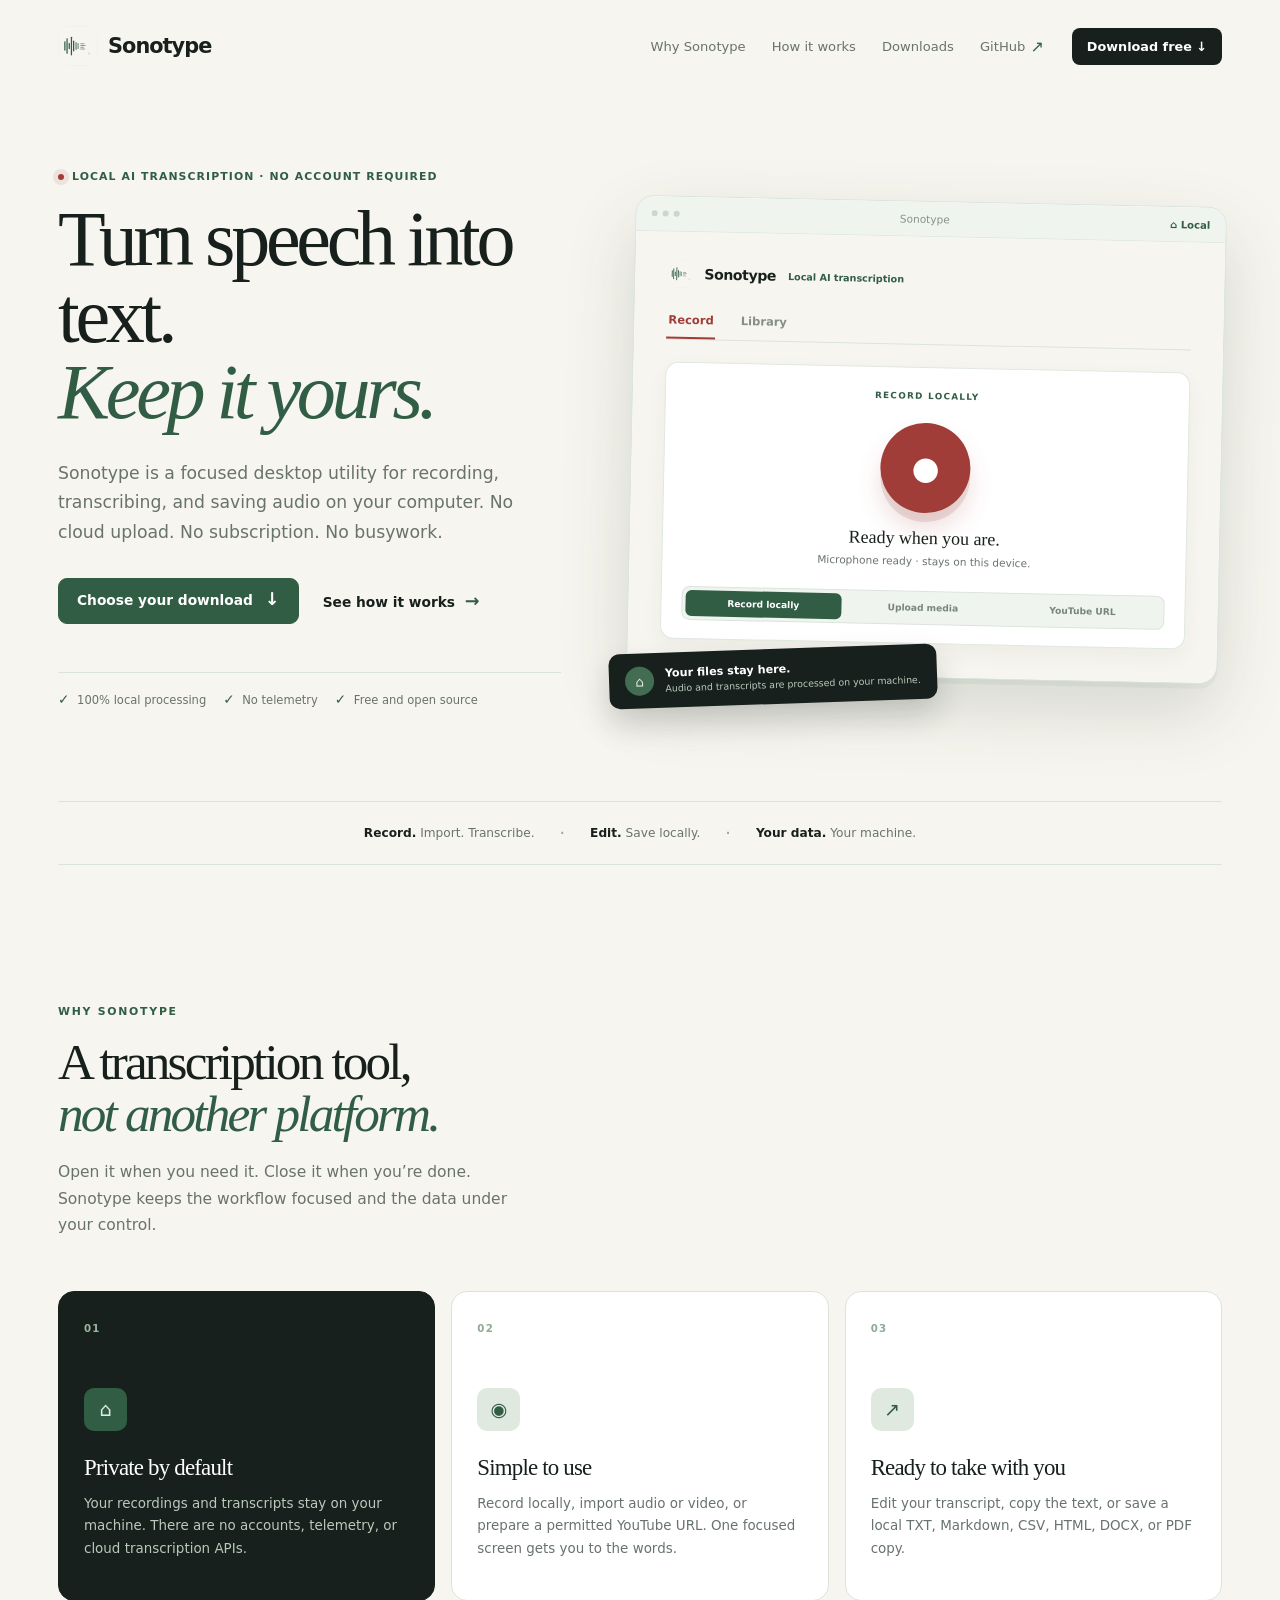
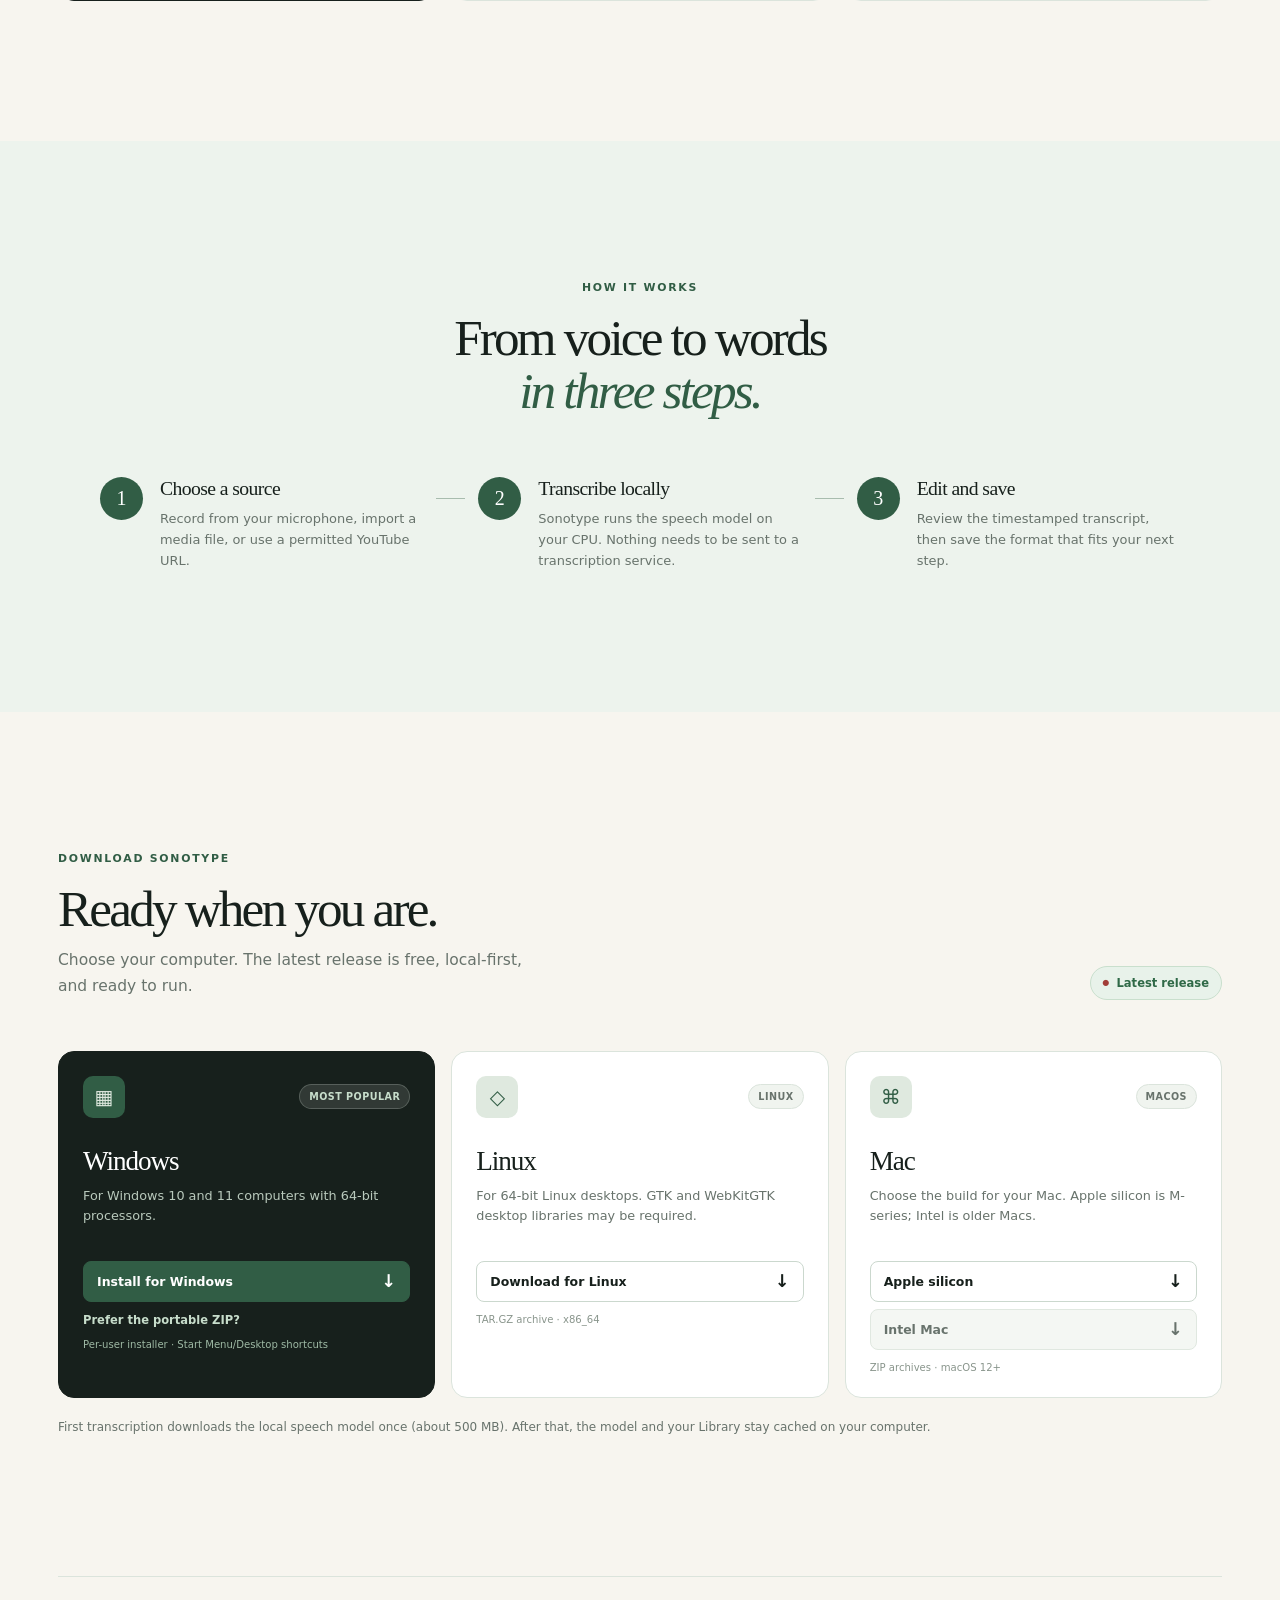
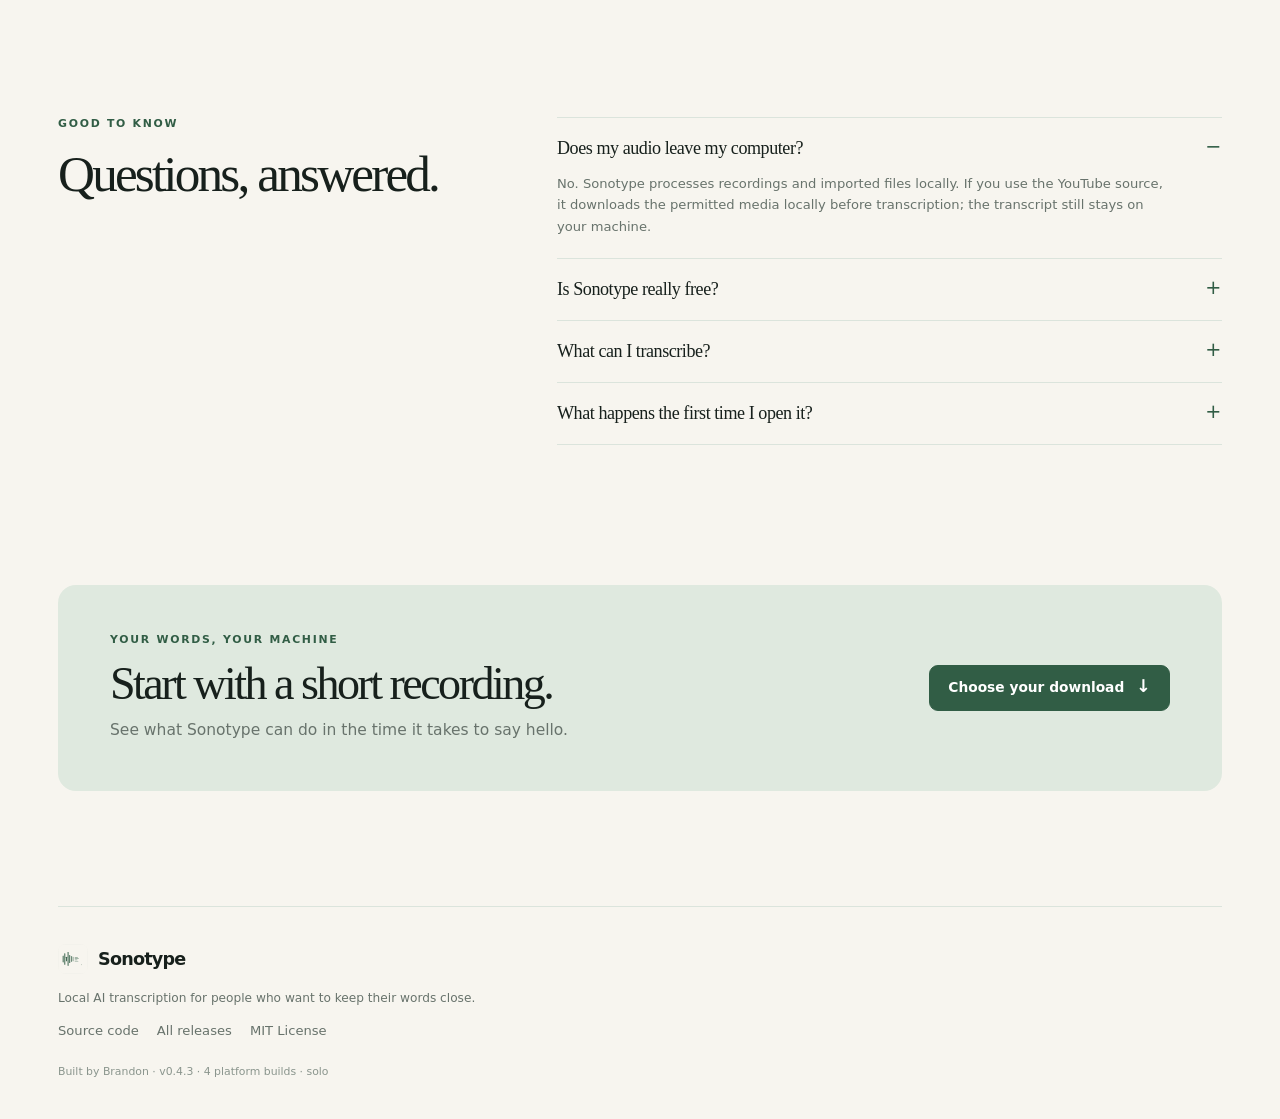
<file: landing/index.html>
<!doctype html>
<html lang="en">
  <head>
    <meta charset="utf-8">
    <meta name="viewport" content="width=device-width, initial-scale=1">
    <meta name="description" content="Sonotype is local AI transcription for Windows, Linux, and macOS. Record, transcribe, and save without accounts or cloud processing.">
    <meta name="theme-color" content="#f7f5ef">
    <link rel="canonical" href="https://brandonth92.github.io/sonotype/">
    <meta property="og:title" content="Sonotype · Local AI transcription">
    <meta property="og:description" content="Turn speech into text and keep it yours. Sonotype runs locally on your computer.">
    <meta property="og:type" content="website">
    <meta property="og:url" content="https://brandonth92.github.io/sonotype/">
    <meta property="og:image" content="https://brandonth92.github.io/sonotype/logo.svg">
    <title>Sonotype · Local AI transcription</title>
    <link rel="icon" type="image/svg+xml" href="logo.svg">
    <link rel="stylesheet" href="styles.css">
  </head>
  <body>
    <div class="page-shell">
      <header class="site-header">
        <a class="brand" href="./" aria-label="Sonotype home">
          <img src="logo.svg" alt="" width="40" height="40">
          <span>Sonotype</span>
        </a>
        <nav class="site-nav" aria-label="Primary navigation">
          <a href="#why-sonotype">Why Sonotype</a>
          <a href="#how-it-works">How it works</a>
          <a href="#downloads">Downloads</a>
          <a class="nav-github" href="https://github.com/brandonth92/sonotype">GitHub <span aria-hidden="true">↗</span></a>
        </nav>
        <a class="header-cta" href="#downloads">Download free <span aria-hidden="true">↓</span></a>
      </header>

      <main>
        <section class="hero" aria-labelledby="hero-heading">
          <div class="hero-copy">
            <p class="kicker"><span class="kicker-dot" aria-hidden="true"></span> Local AI transcription · no account required</p>
            <h1 id="hero-heading">Turn speech into text.<br><em>Keep it yours.</em></h1>
            <p class="hero-lede">Sonotype is a focused desktop utility for recording, transcribing, and saving audio on your computer. No cloud upload. No subscription. No busywork.</p>
            <div class="hero-actions">
              <a class="button button-primary" href="#downloads">Choose your download <span aria-hidden="true">↓</span></a>
              <a class="text-link" href="#how-it-works">See how it works <span aria-hidden="true">→</span></a>
            </div>
            <div class="trust-row" aria-label="Sonotype privacy promises">
              <span><b aria-hidden="true">✓</b> 100% local processing</span>
              <span><b aria-hidden="true">✓</b> No telemetry</span>
              <span><b aria-hidden="true">✓</b> Free and open source</span>
            </div>
          </div>

          <div class="hero-product" aria-label="Preview of the Sonotype desktop app">
            <div class="product-window">
              <div class="window-bar">
                <div class="window-dots" aria-hidden="true"><i></i><i></i><i></i></div>
                <span>Sonotype</span>
                <span class="window-lock" aria-hidden="true">⌂ Local</span>
              </div>
              <div class="product-body">
                <div class="product-brand"><img src="logo.svg" alt="" width="28" height="28"><strong>Sonotype</strong><small>Local AI transcription</small></div>
                <div class="product-tabs"><span class="selected">Record</span><span>Library</span></div>
                <div class="product-card">
                  <small class="product-label">RECORD LOCALLY</small>
                  <div class="record-orb"><span aria-hidden="true">●</span></div>
                  <strong>Ready when you are.</strong>
                  <span>Microphone ready · stays on this device.</span>
                  <div class="product-sources"><b>Record locally</b><span>Upload media</span><span>YouTube URL</span></div>
                </div>
              </div>
            </div>
            <div class="privacy-card"><span class="privacy-mark" aria-hidden="true">⌂</span><div><strong>Your files stay here.</strong><small>Audio and transcripts are processed on your machine.</small></div></div>
          </div>
        </section>

        <section class="signal-strip" aria-label="Sonotype product summary">
          <div><strong>Record.</strong> Import. Transcribe.</div>
          <span aria-hidden="true">·</span>
          <div><strong>Edit.</strong> Save locally.</div>
          <span aria-hidden="true">·</span>
          <div><strong>Your data.</strong> Your machine.</div>
        </section>

        <section id="why-sonotype" class="content-section" aria-labelledby="why-heading">
          <div class="section-heading">
            <p class="eyebrow">WHY SONOTYPE</p>
            <h2 id="why-heading">A transcription tool,<br><em>not another platform.</em></h2>
            <p>Open it when you need it. Close it when you’re done. Sonotype keeps the workflow focused and the data under your control.</p>
          </div>
          <div class="feature-grid">
            <article class="feature-card feature-card-dark">
              <span class="feature-number">01</span>
              <div class="feature-icon" aria-hidden="true">⌂</div>
              <h3>Private by default</h3>
              <p>Your recordings and transcripts stay on your machine. There are no accounts, telemetry, or cloud transcription APIs.</p>
            </article>
            <article class="feature-card">
              <span class="feature-number">02</span>
              <div class="feature-icon" aria-hidden="true">◉</div>
              <h3>Simple to use</h3>
              <p>Record locally, import audio or video, or prepare a permitted YouTube URL. One focused screen gets you to the words.</p>
            </article>
            <article class="feature-card">
              <span class="feature-number">03</span>
              <div class="feature-icon" aria-hidden="true">↗</div>
              <h3>Ready to take with you</h3>
              <p>Edit your transcript, copy the text, or save a local TXT, Markdown, CSV, HTML, DOCX, or PDF copy.</p>
            </article>
          </div>
        </section>

        <section id="how-it-works" class="process-section" aria-labelledby="process-heading">
          <div class="section-heading section-heading-centered">
            <p class="eyebrow">HOW IT WORKS</p>
            <h2 id="process-heading">From voice to words<br><em>in three steps.</em></h2>
          </div>
          <div class="process-grid">
            <div class="process-step"><span class="step-number">1</span><div><h3>Choose a source</h3><p>Record from your microphone, import a media file, or use a permitted YouTube URL.</p></div></div>
            <div class="process-line" aria-hidden="true"></div>
            <div class="process-step"><span class="step-number">2</span><div><h3>Transcribe locally</h3><p>Sonotype runs the speech model on your CPU. Nothing needs to be sent to a transcription service.</p></div></div>
            <div class="process-line" aria-hidden="true"></div>
            <div class="process-step"><span class="step-number">3</span><div><h3>Edit and save</h3><p>Review the timestamped transcript, then save the format that fits your next step.</p></div></div>
          </div>
        </section>

        <section id="downloads" class="download-section" aria-labelledby="download-heading">
          <div class="download-heading">
            <div>
              <p class="eyebrow">DOWNLOAD SONOTYPE</p>
              <h2 id="download-heading">Ready when you are.</h2>
              <p>Choose your computer. The latest release is free, local-first, and ready to run.</p>
            </div>
            <span class="release-pill"><span aria-hidden="true">●</span> Latest release</span>
          </div>
          <div class="download-grid">
            <article class="download-card download-card-featured">
              <div class="platform-top"><span class="platform-icon" aria-hidden="true">▦</span><span class="platform-badge">Most popular</span></div>
              <h3>Windows</h3>
              <p>For Windows 10 and 11 computers with 64-bit processors.</p>
              <a class="download-button" href="https://github.com/brandonth92/sonotype/releases/latest/download/Sonotype-Setup-Windows-x64.exe">Install for Windows <span aria-hidden="true">↓</span></a>
              <a class="download-alt" href="https://github.com/brandonth92/sonotype/releases/latest/download/Sonotype-Windows-x64.zip">Prefer the portable ZIP?</a>
              <small>Per-user installer · Start Menu/Desktop shortcuts</small>
            </article>
            <article class="download-card">
              <div class="platform-top"><span class="platform-icon" aria-hidden="true">◇</span><span class="platform-badge platform-badge-muted">Linux</span></div>
              <h3>Linux</h3>
              <p>For 64-bit Linux desktops. GTK and WebKitGTK desktop libraries may be required.</p>
              <a class="download-button download-button-light" href="https://github.com/brandonth92/sonotype/releases/latest/download/Sonotype-Linux-x64.tar.gz">Download for Linux <span aria-hidden="true">↓</span></a>
              <small>TAR.GZ archive · x86_64</small>
            </article>
            <article class="download-card">
              <div class="platform-top"><span class="platform-icon" aria-hidden="true">⌘</span><span class="platform-badge platform-badge-muted">macOS</span></div>
              <h3>Mac</h3>
              <p>Choose the build for your Mac. Apple silicon is M-series; Intel is older Macs.</p>
              <div class="mac-downloads">
                <a class="download-button download-button-light" href="https://github.com/brandonth92/sonotype/releases/latest/download/Sonotype-macOS-arm64.zip">Apple silicon <span aria-hidden="true">↓</span></a>
                <a class="download-button download-button-quiet" href="https://github.com/brandonth92/sonotype/releases/latest/download/Sonotype-macOS-x64.zip">Intel Mac <span aria-hidden="true">↓</span></a>
              </div>
              <small>ZIP archives · macOS 12+</small>
            </article>
          </div>
          <p class="download-note">First transcription downloads the local speech model once (about 500 MB). After that, the model and your Library stay cached on your computer.</p>
        </section>

        <section class="faq-section" aria-labelledby="faq-heading">
          <div class="section-heading">
            <p class="eyebrow">GOOD TO KNOW</p>
            <h2 id="faq-heading">Questions, answered.</h2>
          </div>
          <div class="faq-grid">
            <details open><summary>Does my audio leave my computer?</summary><p>No. Sonotype processes recordings and imported files locally. If you use the YouTube source, it downloads the permitted media locally before transcription; the transcript still stays on your machine.</p></details>
            <details><summary>Is Sonotype really free?</summary><p>Yes. Sonotype is an open-source desktop utility with no account or subscription requirement. See the repository for the MIT license and source code.</p></details>
            <details><summary>What can I transcribe?</summary><p>Record from your microphone or import common audio and video formats including MP3, WAV, M4A, MP4, MOV, and WebM. You can also prepare a permitted YouTube URL.</p></details>
            <details><summary>What happens the first time I open it?</summary><p>Windows installs Sonotype in your user Programs folder. The first transcription downloads the small.en speech model once, then caches it locally. Your Library is stored separately so it remains available the next time you open the app.</p></details>
          </div>
        </section>

        <section class="final-cta" aria-labelledby="cta-heading">
          <div>
            <p class="eyebrow">YOUR WORDS, YOUR MACHINE</p>
            <h2 id="cta-heading">Start with a short recording.</h2>
            <p>See what Sonotype can do in the time it takes to say hello.</p>
          </div>
          <a class="button button-primary" href="#downloads">Choose your download <span aria-hidden="true">↓</span></a>
        </section>
      </main>

      <footer class="site-footer">
        <a class="brand footer-brand" href="./"><img src="logo.svg" alt="" width="30" height="30"><span>Sonotype</span></a>
        <p>Local AI transcription for people who want to keep their words close.</p>
        <div class="footer-links"><a href="https://github.com/brandonth92/sonotype">Source code</a><a href="https://github.com/brandonth92/sonotype/releases">All releases</a><a href="https://github.com/brandonth92/sonotype/blob/main/LICENSE">MIT License</a></div>
        <p class="copyright">Built by Brandon · v0.4.3 · 4 platform builds · solo</p>
      </footer>
    </div>
  </body>
</html>
</file>
<file: landing/styles.css>
:root {
  color-scheme: light;
  font-family: Inter, ui-sans-serif, system-ui, -apple-system, BlinkMacSystemFont, "Segoe UI", sans-serif;
  background: #f7f5ef;
  color: #17201c;
  --forest: #315d45;
  --deep-forest: #17201c;
  --cream: #f7f5ef;
  --paper: #fff;
  --sage: #dfe9df;
  --sage-dark: #8eaa94;
  --record: #a13d38;
  --muted: #68736c;
  --line: #dbe4dc;
  --shadow: 0 18px 45px rgba(23, 32, 28, .07);
}

* { box-sizing: border-box; }
html { scroll-behavior: smooth; }
body { background: var(--cream); margin: 0; min-width: 320px; }
a { color: inherit; }

.page-shell { margin: 0 auto; max-width: 1240px; padding: 0 38px; }
.site-header { align-items: center; display: flex; gap: 28px; justify-content: space-between; padding: 26px 0; }
.brand { align-items: center; color: var(--deep-forest); display: inline-flex; flex-shrink: 0; font-size: 1.3rem; font-weight: 780; gap: 10px; letter-spacing: -.045em; text-decoration: none; }
.brand img { border-radius: 10px; }
.site-nav { align-items: center; display: flex; gap: 26px; margin-left: auto; }
.site-nav a, .footer-links a { color: var(--muted); font-size: .82rem; text-decoration: none; }
.site-nav a:hover, .footer-links a:hover { color: var(--deep-forest); }
.nav-github { align-items: center; display: inline-flex; gap: 5px; }
.nav-github span { color: var(--forest); font-size: 1rem; }
.header-cta { background: var(--deep-forest); border-radius: 8px; color: #fff; font-size: .8rem; font-weight: 750; padding: 11px 15px; text-decoration: none; }
.header-cta:hover { background: var(--forest); }

.hero { align-items: center; display: grid; gap: 70px; grid-template-columns: minmax(0, .92fr) minmax(440px, 1.08fr); min-height: 660px; padding: 78px 0 92px; }
.hero-copy { max-width: 570px; }
.kicker, .eyebrow { color: var(--forest); font-size: .68rem; font-weight: 820; letter-spacing: .16em; margin: 0 0 18px; text-transform: uppercase; }
.kicker { align-items: center; display: flex; gap: 8px; letter-spacing: .1em; }
.kicker-dot { background: var(--record); border-radius: 50%; box-shadow: 0 0 0 5px rgba(161, 61, 56, .1); display: inline-block; height: 6px; width: 6px; }
h1, h2, h3, p { margin-top: 0; }
h1, h2 { letter-spacing: -.055em; }
h1 { color: var(--deep-forest); font-family: Georgia, "Times New Roman", serif; font-size: clamp(3.25rem, 6.1vw, 5.55rem); font-weight: 500; line-height: .98; margin-bottom: 28px; }
h1 em, h2 em { color: var(--forest); font-style: italic; }
.hero-lede { color: var(--muted); font-size: 1.08rem; line-height: 1.72; margin-bottom: 30px; max-width: 500px; }
.hero-actions { align-items: center; display: flex; flex-wrap: wrap; gap: 24px; }
.button { border-radius: 9px; display: inline-flex; font-size: .86rem; font-weight: 760; gap: 12px; justify-content: center; min-height: 46px; padding: 13px 18px; text-decoration: none; }
.button-primary { background: var(--forest); border: 1px solid var(--forest); color: #fff; }
.button-primary:hover { background: #244a35; border-color: #244a35; }
.button-primary span { font-size: 1.1rem; line-height: .8; }
.text-link { color: var(--deep-forest); font-size: .86rem; font-weight: 720; text-decoration: none; }
.text-link span { color: var(--forest); font-size: 1.1rem; margin-left: 5px; }
.text-link:hover { color: var(--forest); }
.trust-row { border-top: 1px solid var(--line); color: var(--muted); display: flex; flex-wrap: wrap; font-size: .72rem; gap: 17px; line-height: 1.4; margin-top: 48px; padding-top: 17px; }
.trust-row b { color: var(--forest); font-size: .85rem; margin-right: 4px; }

.hero-product { min-width: 0; position: relative; }
.product-window { background: #fff; border: 1px solid #dbe4dc; border-radius: 18px; box-shadow: 0 28px 70px rgba(38, 62, 45, .16), 0 5px 0 rgba(49, 93, 69, .05); overflow: hidden; transform: rotate(1.2deg); }
.window-bar { align-items: center; background: #f0f4ef; border-bottom: 1px solid #e0e9e1; color: #879289; display: flex; font-size: .66rem; justify-content: space-between; padding: 11px 15px; }
.window-dots { display: flex; gap: 5px; }
.window-dots i { background: #c9d7cc; border-radius: 50%; display: block; height: 6px; width: 6px; }
.window-lock { color: var(--forest); font-size: .63rem; font-weight: 700; }
.product-body { background: #f7f5ef; min-height: 390px; padding: 28px 32px 33px; }
.product-brand { align-items: center; display: flex; gap: 9px; }
.product-brand img { border-radius: 8px; }
.product-brand strong { color: var(--deep-forest); font-size: .88rem; letter-spacing: -.03em; }
.product-brand small { color: var(--forest); font-size: .6rem; font-weight: 700; margin-left: 3px; }
.product-tabs { border-bottom: 1px solid #dbe4dc; display: flex; gap: 23px; margin: 25px 0 22px; }
.product-tabs span { color: #849087; font-size: .72rem; font-weight: 750; padding: 0 2px 10px; }
.product-tabs .selected { border-bottom: 2px solid var(--record); color: var(--record); }
.product-card { align-items: center; background: #fff; border: 1px solid #e1e8e1; border-radius: 13px; box-shadow: 0 8px 20px rgba(36, 63, 45, .05); display: flex; flex-direction: column; min-height: 276px; padding: 23px 20px 18px; text-align: center; }
.product-label { color: var(--forest); font-size: .55rem; font-weight: 820; letter-spacing: .15em; }
.record-orb { align-items: center; background: var(--record); border-radius: 50%; box-shadow: 0 9px 0 rgba(127, 46, 43, .13), 0 16px 25px rgba(161, 61, 56, .17); color: #fff; display: flex; height: 90px; justify-content: center; margin: 22px 0 15px; width: 90px; }
.record-orb span { font-size: 2rem; }
.product-card > strong { color: var(--deep-forest); font-family: Georgia, "Times New Roman", serif; font-size: 1.12rem; font-weight: 500; }
.product-card > span { color: var(--muted); font-size: .66rem; margin-top: 6px; }
.product-sources { background: #f0f4ef; border: 1px solid #dbe4dc; border-radius: 8px; display: flex; gap: 4px; margin-top: 24px; padding: 3px; width: 100%; }
.product-sources span, .product-sources b { border-radius: 6px; color: #77847b; flex: 1; font-size: .57rem; font-weight: 700; padding: 8px 3px; }
.product-sources b { background: var(--forest); color: #fff; }
.privacy-card { align-items: center; background: var(--deep-forest); border-radius: 11px; bottom: -26px; box-shadow: 0 15px 30px rgba(23, 32, 28, .18); color: #fff; display: flex; gap: 11px; left: -22px; padding: 13px 16px; position: absolute; transform: rotate(-2deg); }
.privacy-mark { align-items: center; background: #426d53; border-radius: 50%; color: #dfe9df; display: flex; font-size: .85rem; height: 29px; justify-content: center; width: 29px; }
.privacy-card strong, .privacy-card small { display: block; }
.privacy-card strong { font-size: .7rem; }
.privacy-card small { color: #b9c9bc; font-size: .59rem; margin-top: 3px; }

.signal-strip { align-items: center; border-bottom: 1px solid var(--line); border-top: 1px solid var(--line); color: var(--muted); display: flex; font-size: .76rem; gap: 25px; justify-content: center; padding: 21px 0; }
.signal-strip strong { color: var(--deep-forest); }
.signal-strip > span { color: var(--sage-dark); font-size: 1.1rem; }

.content-section, .process-section, .download-section, .faq-section { padding: 140px 0; }
.section-heading { max-width: 545px; }
.section-heading h2, .download-heading h2, .final-cta h2 { color: var(--deep-forest); font-family: Georgia, "Times New Roman", serif; font-size: clamp(2.4rem, 4vw, 4rem); font-weight: 500; line-height: 1.02; margin-bottom: 19px; }
.section-heading > p:last-child, .download-heading > div > p:last-child, .final-cta > div > p:last-child { color: var(--muted); font-size: .97rem; line-height: 1.7; margin-bottom: 0; max-width: 470px; }
.feature-grid { display: grid; gap: 16px; grid-template-columns: repeat(3, 1fr); margin-top: 53px; }
.feature-card { background: #fff; border: 1px solid var(--line); border-radius: 16px; min-height: 310px; padding: 25px; position: relative; }
.feature-card-dark { background: var(--deep-forest); border-color: var(--deep-forest); color: #fff; }
.feature-number { color: var(--sage-dark); font-size: .64rem; font-weight: 800; letter-spacing: .12em; }
.feature-card-dark .feature-number { color: #96b69d; }
.feature-icon { align-items: center; background: var(--sage); border-radius: 10px; color: var(--forest); display: flex; font-size: 1.2rem; height: 43px; justify-content: center; margin: 52px 0 24px; width: 43px; }
.feature-card-dark .feature-icon { background: #315d45; color: #dfe9df; }
.feature-card h3 { color: var(--deep-forest); font-family: Georgia, "Times New Roman", serif; font-size: 1.43rem; font-weight: 500; letter-spacing: -.035em; margin-bottom: 12px; }
.feature-card-dark h3 { color: #fff; }
.feature-card p { color: var(--muted); font-size: .84rem; line-height: 1.65; margin-bottom: 0; }
.feature-card-dark p { color: #b9c9bc; }

.process-section { background: #edf3ed; margin-left: calc(50% - 50vw); margin-right: calc(50% - 50vw); padding-left: max(38px, calc((100vw - 1164px) / 2)); padding-right: max(38px, calc((100vw - 1164px) / 2)); }
.section-heading-centered { margin: 0 auto; text-align: center; }
.section-heading-centered > p:last-child { margin-left: auto; margin-right: auto; }
.process-grid { align-items: stretch; display: grid; grid-template-columns: 1fr 55px 1fr 55px 1fr; margin: 60px auto 0; max-width: 1080px; }
.process-step { display: flex; gap: 17px; }
.step-number { align-items: center; background: var(--forest); border-radius: 50%; color: #fff; display: flex; flex-shrink: 0; font-family: Georgia, "Times New Roman", serif; font-size: 1.25rem; height: 43px; justify-content: center; width: 43px; }
.process-step h3 { color: var(--deep-forest); font-family: Georgia, "Times New Roman", serif; font-size: 1.23rem; font-weight: 500; letter-spacing: -.03em; margin-bottom: 9px; }
.process-step p { color: var(--muted); font-size: .81rem; line-height: 1.62; margin-bottom: 0; }
.process-line { align-self: flex-start; border-top: 1px solid #a8bcae; margin: 21px 13px 0; }

.download-section { border-bottom: 1px solid var(--line); }
.download-heading { align-items: end; display: flex; gap: 30px; justify-content: space-between; }
.download-heading h2 { margin-bottom: 12px; }
.release-pill { align-items: center; background: var(--confidence, #e8f2ea); border: 1px solid #c9dfcd; border-radius: 99px; color: var(--confidence-dark, #2f6947); display: inline-flex; flex-shrink: 0; font-size: .72rem; font-weight: 750; gap: 7px; padding: 9px 12px; }
.release-pill span { color: var(--record); font-size: .5rem; }
.download-grid { display: grid; gap: 16px; grid-template-columns: repeat(3, 1fr); margin-top: 51px; }
.download-card { background: #fff; border: 1px solid var(--line); border-radius: 16px; display: flex; flex-direction: column; min-height: 330px; padding: 24px; }
.download-card-featured { background: var(--deep-forest); border-color: var(--deep-forest); color: #fff; }
.platform-top { align-items: center; display: flex; justify-content: space-between; }
.platform-icon { align-items: center; background: var(--sage); border-radius: 10px; color: var(--forest); display: flex; font-size: 1.25rem; height: 42px; justify-content: center; width: 42px; }
.download-card-featured .platform-icon { background: #315d45; color: #dfe9df; }
.platform-badge { background: rgba(223, 233, 223, .13); border: 1px solid rgba(223, 233, 223, .22); border-radius: 99px; color: #c7ddcb; font-size: .6rem; font-weight: 800; letter-spacing: .05em; padding: 6px 9px; text-transform: uppercase; }
.platform-badge-muted { background: #f0f4ef; border-color: #dbe4dc; color: var(--muted); }
.download-card h3 { color: var(--deep-forest); font-family: Georgia, "Times New Roman", serif; font-size: 1.7rem; font-weight: 500; letter-spacing: -.04em; margin: 28px 0 9px; }
.download-card-featured h3 { color: #fff; }
.download-card > p { color: var(--muted); font-size: .8rem; line-height: 1.58; margin-bottom: 24px; min-height: 51px; }
.download-card-featured > p { color: #b9c9bc; }
.download-button { align-items: center; background: var(--forest); border: 1px solid var(--forest); border-radius: 8px; color: #fff; display: flex; font-size: .78rem; font-weight: 760; gap: 8px; justify-content: space-between; padding: 12px 13px; text-decoration: none; }
.download-button:hover { background: #244a35; border-color: #244a35; }
.download-button-light { background: #fff; border-color: #cbd8ce; color: var(--deep-forest); }
.download-button-light:hover { background: #f5f8f4; border-color: var(--sage-dark); }
.download-button-quiet { background: #f4f7f3; border-color: #e0e8e0; color: var(--muted); }
.download-button-quiet:hover { background: #e9f0e9; color: var(--deep-forest); }
.download-button span { font-size: 1.1rem; line-height: .8; }
.download-alt { color: var(--forest); display: inline-block; font-size: .72rem; font-weight: 700; margin-top: 11px; text-decoration: none; }
.download-alt:hover { color: var(--deep-forest); text-decoration: underline; }
.download-card-featured .download-alt { color: #c7ddcb; }
.download-card-featured .download-alt:hover { color: #fff; }
.download-card > small { color: #89958c; font-size: .63rem; margin-top: 12px; }
.download-card-featured > small { color: #9eb9a4; }
.mac-downloads { display: grid; gap: 7px; }
.download-note { color: var(--muted); font-size: .75rem; line-height: 1.5; margin: 20px 0 0; }

.faq-section { display: grid; gap: 100px; grid-template-columns: .75fr 1.25fr; }
.faq-grid { border-top: 1px solid var(--line); }
details { border-bottom: 1px solid var(--line); padding: 20px 0; }
summary { color: var(--deep-forest); cursor: pointer; font-family: Georgia, "Times New Roman", serif; font-size: 1.13rem; font-weight: 500; letter-spacing: -.025em; list-style: none; padding-right: 30px; position: relative; }
summary::-webkit-details-marker { display: none; }
summary::after { color: var(--forest); content: "+"; font-family: system-ui, sans-serif; font-size: 1.2rem; font-weight: 400; position: absolute; right: 1px; top: -3px; }
details[open] summary::after { content: "−"; }
details p { color: var(--muted); font-size: .82rem; line-height: 1.65; margin: 14px 30px 0 0; max-width: 610px; }

.final-cta { align-items: center; background: var(--sage); border-radius: 18px; display: flex; gap: 30px; justify-content: space-between; margin: 0 0 115px; padding: 48px 52px; }
.final-cta .eyebrow { margin-bottom: 14px; }
.final-cta h2 { font-size: clamp(2rem, 3.6vw, 3.2rem); margin-bottom: 10px; }
.final-cta .button { flex-shrink: 0; }
.site-footer { border-top: 1px solid var(--line); padding: 37px 0 41px; position: relative; }
.footer-brand { font-size: 1.1rem; }
.footer-brand img { border-radius: 8px; }
.site-footer > p { color: var(--muted); font-size: .76rem; margin: 13px 0 18px; }
.footer-links { display: flex; flex-wrap: wrap; gap: 18px; }
.site-footer .copyright { color: #8a958d; font-size: .68rem; margin: 27px 0 0; }

@media (max-width: 980px) {
  .hero { gap: 45px; grid-template-columns: minmax(0, .92fr) minmax(350px, 1.08fr); }
  .product-body { padding-left: 24px; padding-right: 24px; }
  .privacy-card { left: -10px; }
  .process-grid { grid-template-columns: 1fr; gap: 26px; max-width: 550px; }
  .process-line { border-left: 1px solid #a8bcae; border-top: 0; height: 20px; margin: -12px 0 -12px 21px; }
  .faq-section { gap: 50px; }
}

@media (max-width: 760px) {
  .page-shell { padding: 0 19px; }
  .site-header { flex-wrap: wrap; gap: 17px; padding: 19px 0; }
  .site-nav { gap: 16px; margin-left: 0; order: 3; overflow-x: auto; width: 100%; }
  .site-nav a { flex-shrink: 0; font-size: .74rem; }
  .header-cta { margin-left: auto; }
  .hero { display: flex; flex-direction: column; gap: 59px; min-height: auto; padding: 75px 0 90px; }
  .hero-copy { max-width: none; }
  h1 { font-size: clamp(3rem, 15vw, 4.6rem); }
  .hero-lede { font-size: 1rem; }
  .hero-product { margin: 0 11px; width: calc(100% - 22px); }
  .product-body { padding: 24px 17px 25px; }
  .product-brand small { display: none; }
  .product-card { min-height: 260px; }
  .privacy-card { left: -9px; max-width: calc(100% + 18px); }
  .signal-strip { align-items: flex-start; flex-direction: column; gap: 4px; padding: 20px 15%; }
  .signal-strip > span { display: none; }
  .content-section, .process-section, .download-section, .faq-section { padding: 90px 0; }
  .feature-grid, .download-grid { grid-template-columns: 1fr; }
  .feature-card, .download-card { min-height: auto; }
  .feature-card { min-height: 270px; }
  .download-heading { align-items: flex-start; flex-direction: column; gap: 22px; }
  .download-card > p { min-height: 0; }
  .faq-section { display: block; }
  .faq-grid { margin-top: 42px; }
  .final-cta { align-items: flex-start; flex-direction: column; margin-bottom: 80px; padding: 31px 26px; }
  .site-footer { padding-bottom: 32px; }
}

@media (prefers-reduced-motion: reduce) {
  html { scroll-behavior: auto; }
  * { transition-duration: .01ms !important; }
}
</file>
